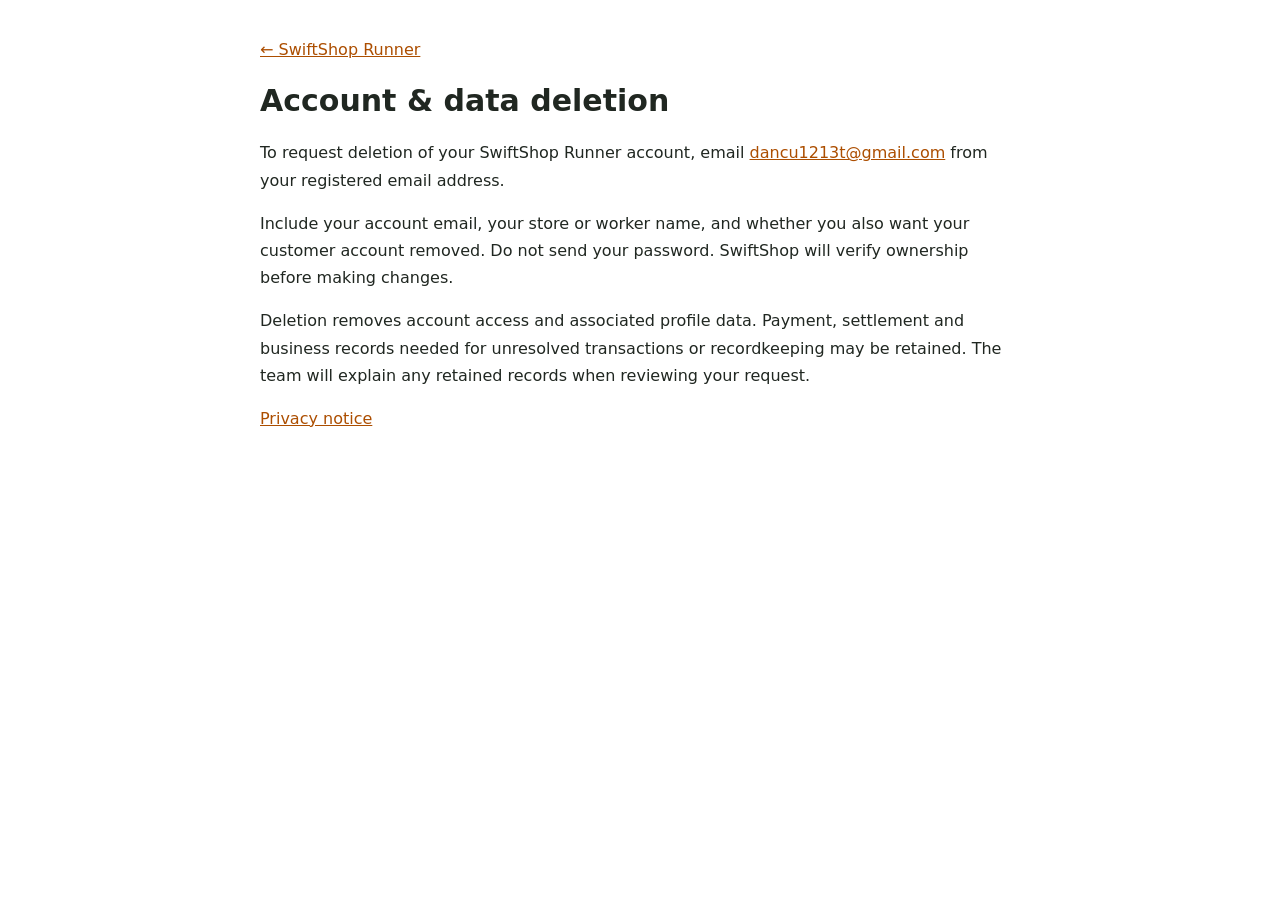
<file: delete-account.html>
<!doctype html><html lang="en"><meta charset="utf-8"><meta name="viewport" content="width=device-width,initial-scale=1"><title>SwiftShop Runner · Account deletion</title><style>body{max-width:760px;margin:0 auto;padding:36px 22px;font:16px/1.7 system-ui;color:#202721;background:#fff}h1{font-size:30px;line-height:1.2}h2{font-size:20px;margin-top:28px}a{color:#ac4e00}small{color:#687167}</style><a href="./">← SwiftShop Runner</a><h1>Account & data deletion</h1><p>To request deletion of your SwiftShop Runner account, email <a href="mailto:dancu1213t@gmail.com?subject=SwiftShop%20Runner%20account%20deletion">dancu1213t@gmail.com</a> from your registered email address.</p><p>Include your account email, your store or worker name, and whether you also want your customer account removed. Do not send your password. SwiftShop will verify ownership before making changes.</p><p>Deletion removes account access and associated profile data. Payment, settlement and business records needed for unresolved transactions or recordkeeping may be retained. The team will explain any retained records when reviewing your request.</p><p><a href="privacy.html">Privacy notice</a></p></html>
</file>
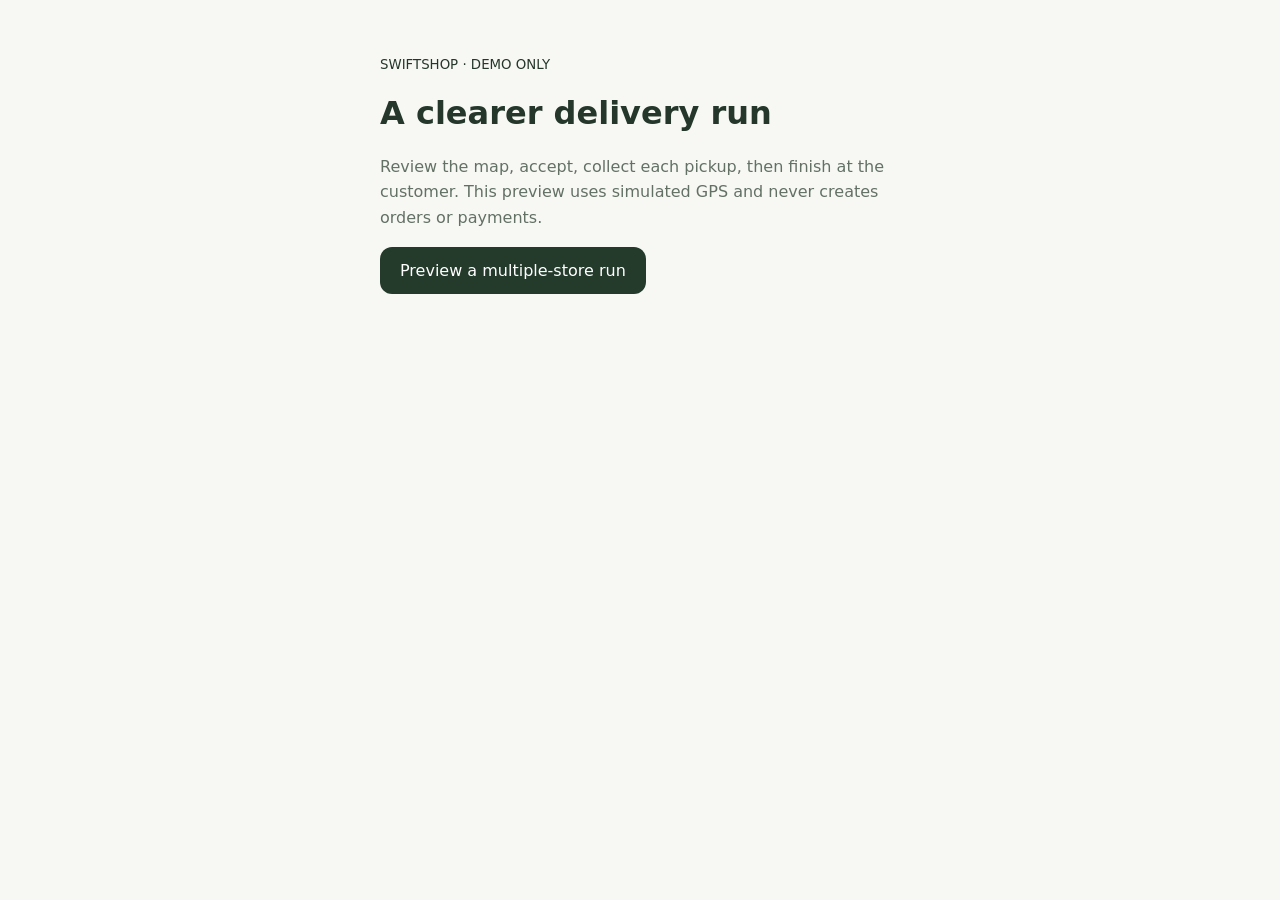
<file: delivery-navigation-preview.html>
<!doctype html><html lang="en"><head><meta charset="utf-8"><meta name="viewport" content="width=device-width,initial-scale=1,viewport-fit=cover"><title>SwiftShop · Delivery preview</title><link rel="stylesheet" href="run-navigation.css?v=precise20261025c"><style>body{font:16px system-ui;background:#f7f8f4;color:#24372a;padding:24px;margin:0}main{max-width:520px;margin:30px auto}button{padding:14px 20px;background:#243b2c;color:white;border:0;border-radius:12px;font:inherit;cursor:pointer}p{line-height:1.6;color:#637165}</style></head><body><main><small>SWIFTSHOP · DEMO ONLY</small><h1>A clearer delivery run</h1><p>Review the map, accept, collect each pickup, then finish at the customer. This preview uses simulated GPS and never creates orders or payments.</p><button id="demoOpen">Preview a multiple-store run</button></main><script>
const currentUser={id:'demo-runner'},currentProfile={role:'runner',dispatch_active:true},declinedRunIds=new Set();let allOrders=[];const seed=()=>({order_id:'DEMO-ONLY',customer_name:'Demo customer',status:'Ready',assigned_runner_id:null,run_kind:'multiple_pickups',runner_pay:8,swift_tip_cents:200,next_stop:0,customer_total:26,order_type:'Brew: 2 drinks\nAroma: 1 sandwich',payment_method:'Cash',run_stops:[{label:'Brew & Browse',location:'18.095301,-88.563952'},{label:'Aroma',location:'18.081252,-88.566883'},{label:'Customer drop-off',location:'18.079295,-88.564246'}]});
const isOpen=o=>!o.assigned_runner_id&&o.status==='Ready',parseRun=o=>({items:o.order_type.split('\n')}),orderTotalLabel=o=>'BZ$'+o.customer_total.toFixed(2),routeLocation=s=>{const p=s.split(',').map(Number);return {lat:p[0],lng:p[1]};};function renderOrders(){}function stopLoudAlarm(){}function switchTab(){}function saveDemo(){try{const o=allOrders[0];sessionStorage.setItem('swiftshop:delivery-demo-state',JSON.stringify(o?{status:o.status,next_stop:o.next_stop,assigned_runner_id:o.assigned_runner_id,demo_position:demoPosition}:null));}catch{}}async function fetchOrders(){saveDemo();renderOrders();}async function updateOrderStatus(id,status){allOrders=[{...allOrders[0],status}];saveDemo();}const supabaseClient={async rpc(name,args){const o={...allOrders[0]};if(name==='claim_run'){o.status='Claimed';o.assigned_runner_id=currentUser.id;}else if(name==='swift_runner_collect_stop'){o.next_stop++;o.status='On the Way';}else if(name==='set_run_status')o.status=args.p_status;else if(name==='decline_run')o.status='Cancelled';allOrders=[o];saveDemo();return {data:o};}};
let mapsPromise;function loadGoogleMaps(){if(window.google?.maps?.importLibrary)return Promise.resolve();return mapsPromise||=new Promise((resolve,reject)=>{window.demoMapsReady=resolve;const s=document.createElement('script');s.src='https://maps.googleapis.com/maps/api/js?key=AIzaSyBpkP-1hNTsxKVNmPhPP_J-SawsNZi3TIQ&loading=async&v=weekly&callback=demoMapsReady';s.onerror=()=>reject(Error('Maps unavailable'));document.head.append(s);});}const resolveDirectionsLink=async()=>({origin:'18.095301,-88.563952',destination:'18.079295,-88.564246',waypoints:[]});let demoPosition={lat:18.0895,lng:-88.565},demoWatchId=0;const demoWatches=new Map();Object.defineProperty(navigator,'geolocation',{value:{watchPosition(success){const id=++demoWatchId,state={active:true,path:[],segment:0,timer:null};demoWatches.set(id,state);const emit=()=>{saveDemo();success({timestamp:Date.now(),coords:{latitude:demoPosition.lat,longitude:demoPosition.lng,accuracy:8,heading:0}});};setTimeout(()=>{if(state.active)emit();},50);(async()=>{try{await loadGoogleMaps();const {Route}=await google.maps.importLibrary('routes');const stop=allOrders[0].run_stops[allOrders[0].next_stop||0];const {routes}=await Route.computeRoutes({origin:demoPosition,destination:routeLocation(stop.location),travelMode:'DRIVING',fields:['path']});if(!state.active)return;state.path=routes[0].path.map(p=>({lat:typeof p.lat==='function'?p.lat():p.lat,lng:typeof p.lng==='function'?p.lng():p.lng}));}catch{}})();state.timer=setInterval(()=>{if(!state.active)return;if(state.path.length>1){let budget=12;while(budget>0&&state.segment<state.path.length-1){const b=state.path[state.segment+1],dy=(b.lat-demoPosition.lat)*111320,dx=(b.lng-demoPosition.lng)*111320*Math.cos(demoPosition.lat*Math.PI/180),d=Math.hypot(dx,dy);if(d<=budget){demoPosition={...b};budget-=d;state.segment++;}else{const t=budget/d;demoPosition={lat:demoPosition.lat+(b.lat-demoPosition.lat)*t,lng:demoPosition.lng+(b.lng-demoPosition.lng)*t};budget=0;}}}emit();},1500);return id;},clearWatch(id){const s=demoWatches.get(id);if(s){s.active=false;clearInterval(s.timer);demoWatches.delete(id);}}}});
</script><script src="run-route-progress.js?v=app-ui20261024d"></script><script src="run-navigation.js?v=precise20261025b"></script><script>document.getElementById('demoOpen').onclick=()=>{allOrders=[seed()];saveDemo();SwiftRunNavigation.open('DEMO-ONLY',true);};try{const d=JSON.parse(sessionStorage.getItem('swiftshop:delivery-demo-state')||'null');if(d&&['Ready','Claimed','On the Way'].includes(d.status)&&Number.isInteger(d.next_stop)&&d.next_stop>=0&&d.next_stop<3){if(d.demo_position&&Number.isFinite(d.demo_position.lat)&&Number.isFinite(d.demo_position.lng)&&Math.abs(d.demo_position.lat)<=90&&Math.abs(d.demo_position.lng)<=180)demoPosition=d.demo_position;allOrders=[{...seed(),status:d.status,next_stop:d.next_stop,assigned_runner_id:d.assigned_runner_id==='demo-runner'?'demo-runner':null}];fetchOrders();}}catch{}</script></body></html>
</file>
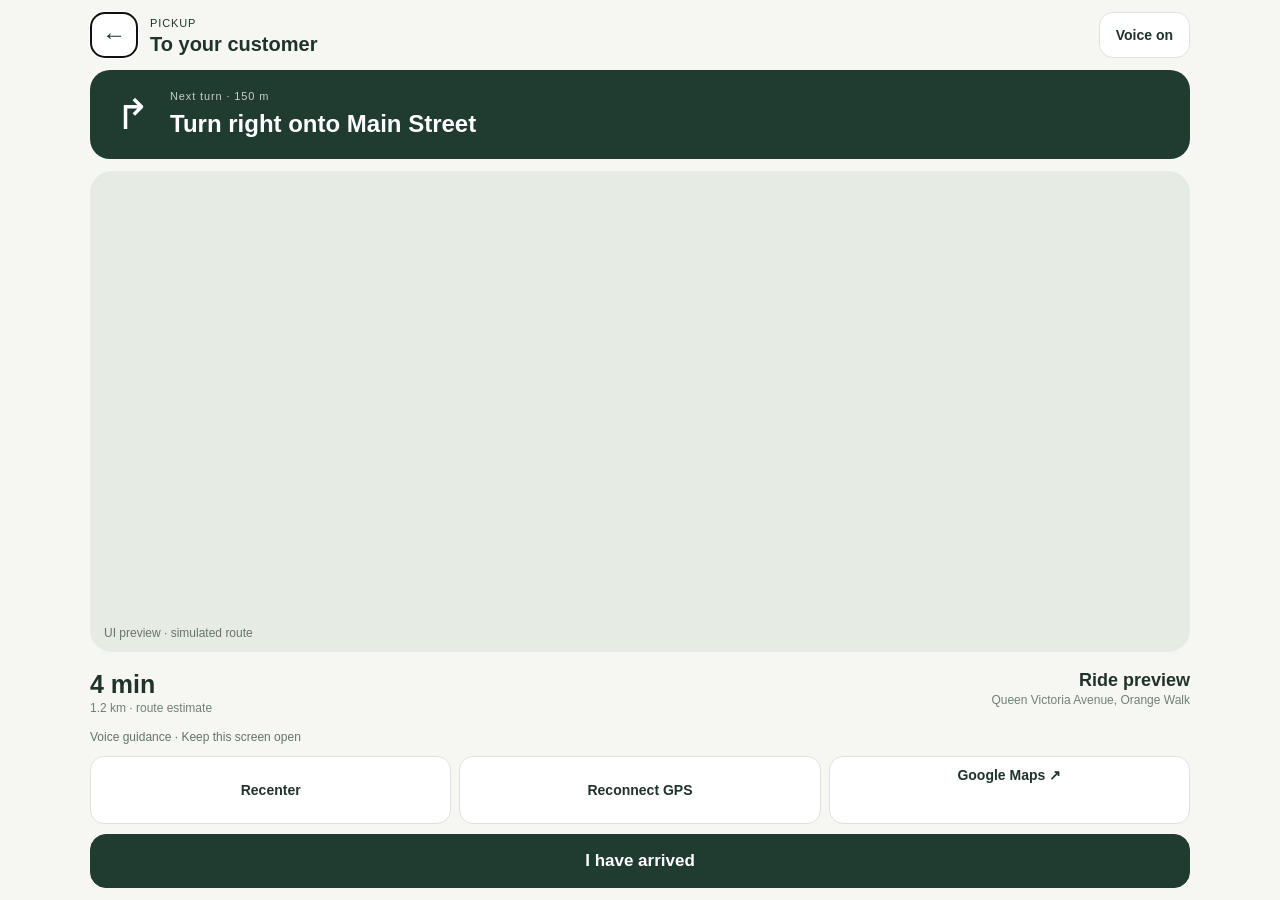
<file: driver-navigation-preview.html>
<!doctype html><meta charset="utf-8"><meta name="viewport" content="width=device-width,initial-scale=1"><title>SwiftRide navigation preview</title><style>body{margin:0;font-family:Arial,sans-serif}button{font:inherit}#driverNavigationMap{background:linear-gradient(28deg,transparent 48%,#fff 49%,#fff 52%,transparent 53%),linear-gradient(95deg,transparent 48%,#fff 49%,#fff 52%,transparent 53%),#e6ebe3;background-size:180px 240px,250px 300px,auto;position:relative}#driverNavigationMap:after{content:'UI preview · simulated route';position:absolute;bottom:12px;left:14px;color:#68756a;font-size:12px}</style><link rel="stylesheet" href="./driver-navigation.css"><script>let gps;const speechSynthesis={cancel(){},speak(){}};async function loadGoogleMaps(){};const google={maps:{importLibrary:async n=>n==='routes'?{Route:{computeRoutes:async()=>({routes:[{path:[{lat:18.077,lng:-88.568},{lat:18.078,lng:-88.567}],distanceMeters:1200,durationMillis:240000,legs:[{steps:[{startLocation:{lat:18.077,lng:-88.568},endLocation:{lat:18.078,lng:-88.567},instructions:'Continue on Queen Victoria Avenue',maneuver:'STRAIGHT'},{startLocation:{lat:18.078,lng:-88.567},endLocation:{lat:18.08,lng:-88.56},instructions:'Turn right onto Main Street',maneuver:'TURN_RIGHT'}]}],createPolylines:()=>[{setMap(){}}]}]})}}:{Map:class{constructor(){}addListener(){}panTo(){}setCenter(){}},AdvancedMarkerElement:class{constructor(){}}}}};Object.defineProperty(navigator,'geolocation',{value:{watchPosition(f){gps=f;setTimeout(()=>f({timestamp:Date.now(),coords:{latitude:18.077,longitude:-88.568,accuracy:10}}),80);return 1;},clearWatch(){}}});const fixture={id:'preview',driver_id:'test',status:'accepted',customer_name:'Ride preview',pickup_label:'Queen Victoria Avenue, Orange Walk',dropoff_label:'Trial Farm, Orange Walk',pickup_lat:18.08,pickup_lng:-88.56,dropoff_lat:18.095,dropoff_lng:-88.564};window.SwiftDriverRideBridge={async action(id,status){fixture.status=status;await SwiftDriverNavigation.open(fixture);},finish(){alert('Preview only: existing payment and completion flow opens here.');}};</script><body><script src="./driver-navigation.js"></script><script>SwiftDriverNavigation.open(fixture);</script>
</file>
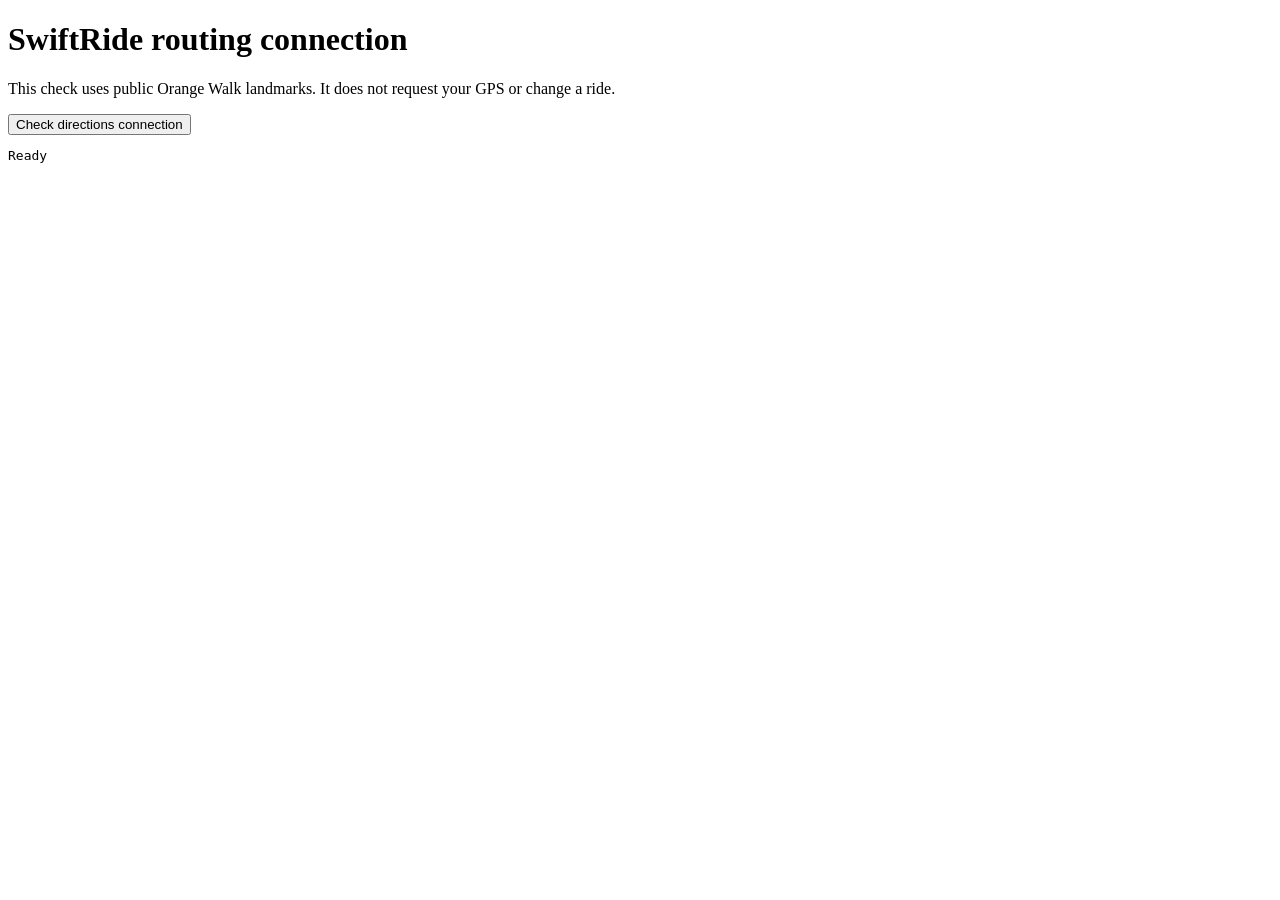
<file: navigation-route-check.html>
<!doctype html><html><head><meta charset="utf-8"><title>SwiftRide routing check</title></head><body><h1>SwiftRide routing connection</h1><p>This check uses public Orange Walk landmarks. It does not request your GPS or change a ride.</p><button id="check">Check directions connection</button><pre id="result">Ready</pre><script>
document.getElementById('check').onclick=async()=>{const out=document.getElementById('result');out.textContent='Checking Google road directions…';try{if(!window.google?.maps?.importLibrary)await new Promise((resolve,reject)=>{window.mapsCheckReady=resolve;const s=document.createElement('script');s.src='https://maps.googleapis.com/maps/api/js?'+new URLSearchParams({key:"AIzaSyBpkP-1hNTsxKVNmPhPP_J-SawsNZi3TIQ",loading:'async',v:'weekly',callback:'mapsCheckReady'});s.onerror=()=>reject(Error('Map script failed'));document.head.append(s);});const {Route}=await google.maps.importLibrary('routes');const {routes}=await Route.computeRoutes({origin:{lat:18.081093,lng:-88.559710},destination:{lat:18.077433,lng:-88.563830},travelMode:'DRIVING',language:'en',fields:['path','legs','distanceMeters','durationMillis']});out.textContent=JSON.stringify({routes:routes?.length,steps:routes?.[0]?.legs?.[0]?.steps?.length,metres:routes?.[0]?.distanceMeters},null,2);}catch(e){out.textContent=String(e.message).replace(/key=[^&\s]+/g,'key=[hidden]');}};
</script></body></html>
</file>
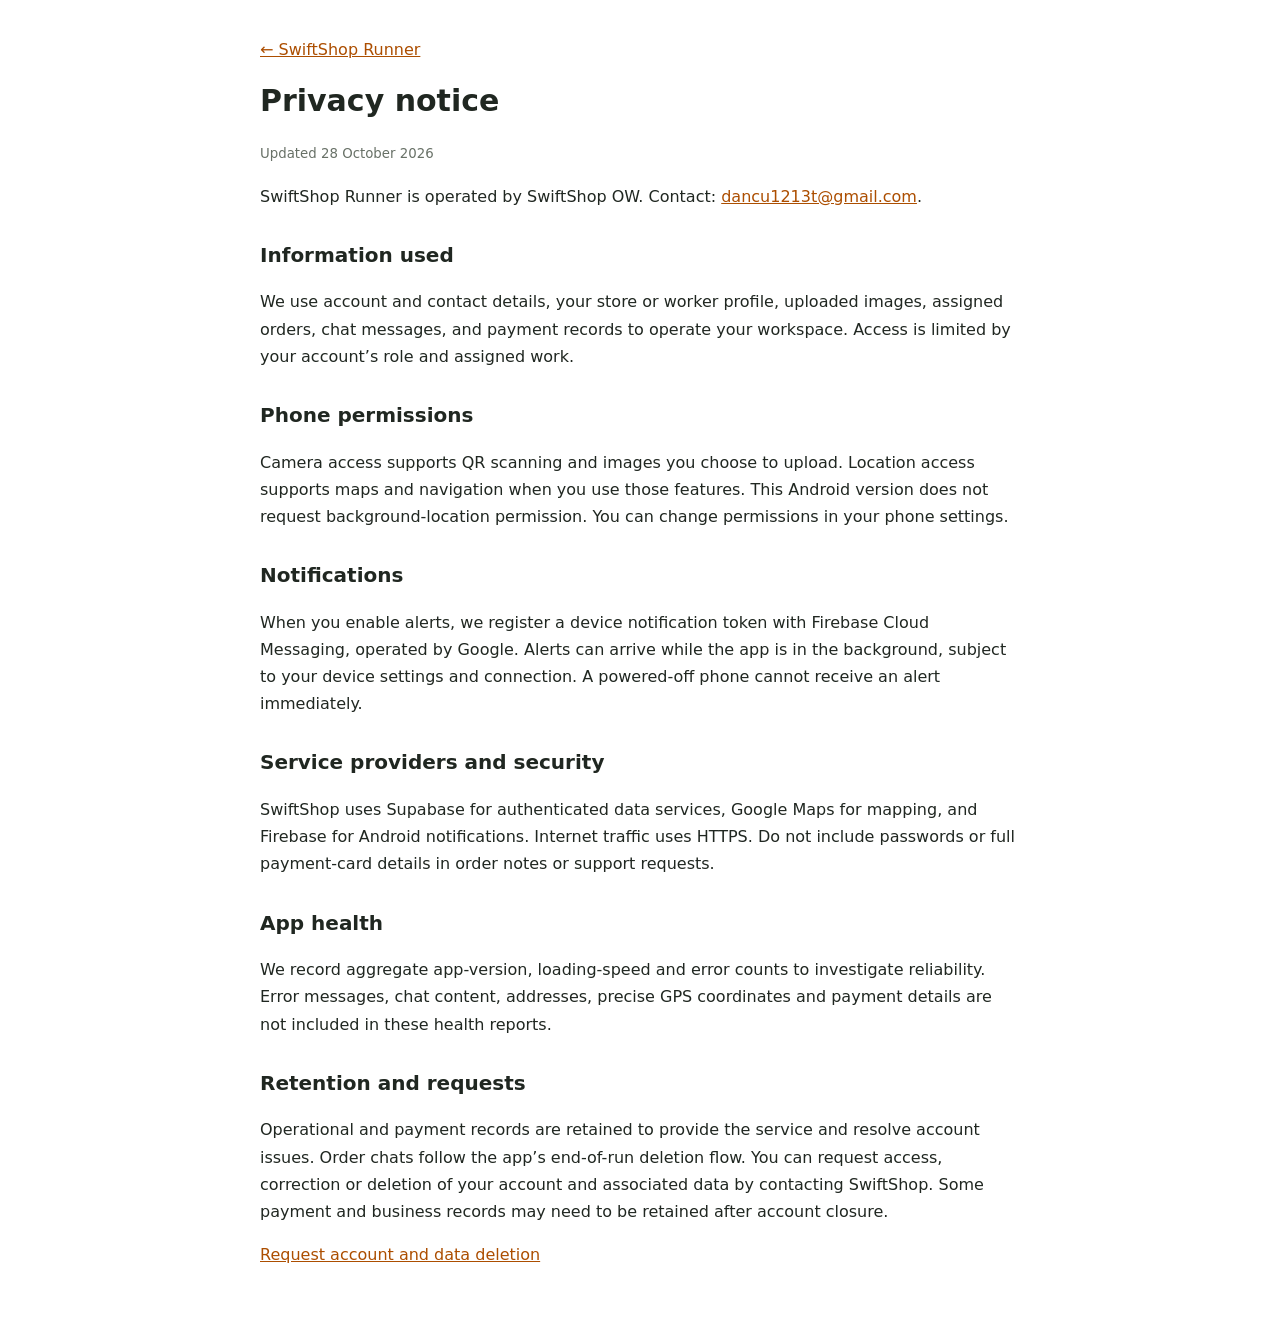
<file: privacy.html>
<!doctype html><html lang="en"><meta charset="utf-8"><meta name="viewport" content="width=device-width,initial-scale=1"><title>SwiftShop Runner · Privacy</title><style>body{max-width:760px;margin:0 auto;padding:36px 22px;font:16px/1.7 system-ui;color:#202721;background:#fff}h1{font-size:30px;line-height:1.2}h2{font-size:20px;margin-top:28px}a{color:#ac4e00}small{color:#687167}</style><a href="./">← SwiftShop Runner</a><h1>Privacy notice</h1><small>Updated 28 October 2026</small><p>SwiftShop Runner is operated by SwiftShop OW. Contact: <a href="mailto:dancu1213t@gmail.com">dancu1213t@gmail.com</a>.</p><h2>Information used</h2><p>We use account and contact details, your store or worker profile, uploaded images, assigned orders, chat messages, and payment records to operate your workspace. Access is limited by your account’s role and assigned work.</p><h2>Phone permissions</h2><p>Camera access supports QR scanning and images you choose to upload. Location access supports maps and navigation when you use those features. This Android version does not request background-location permission. You can change permissions in your phone settings.</p><h2>Notifications</h2><p>When you enable alerts, we register a device notification token with Firebase Cloud Messaging, operated by Google. Alerts can arrive while the app is in the background, subject to your device settings and connection. A powered-off phone cannot receive an alert immediately.</p><h2>Service providers and security</h2><p>SwiftShop uses Supabase for authenticated data services, Google Maps for mapping, and Firebase for Android notifications. Internet traffic uses HTTPS. Do not include passwords or full payment-card details in order notes or support requests.</p><h2>App health</h2><p>We record aggregate app-version, loading-speed and error counts to investigate reliability. Error messages, chat content, addresses, precise GPS coordinates and payment details are not included in these health reports.</p><h2>Retention and requests</h2><p>Operational and payment records are retained to provide the service and resolve account issues. Order chats follow the app’s end-of-run deletion flow. You can request access, correction or deletion of your account and associated data by contacting SwiftShop. Some payment and business records may need to be retained after account closure.</p><p><a href="delete-account.html">Request account and data deletion</a></p></html>
</file>
<file: run-navigation.css>
.dispatch-route-editor{grid-column:1/-1;border:1px solid #dce3db;border-radius:16px;padding:18px;background:#fff;color:#24352c;margin:10px 0}.dispatch-route-editor h3{font-size:18px;font-weight:700;margin-bottom:14px}.dispatch-route-grid{display:grid;grid-template-columns:1fr 1fr;gap:12px}.dispatch-route-editor label{display:block;font-size:12px;font-weight:700}.dispatch-route-editor input,.dispatch-route-editor select{display:block;width:100%;box-sizing:border-box;font-size:16px;padding:12px;border:1px solid #dce3db;background:#fff;border-radius:10px;margin-top:6px}.dispatch-route-editor p{font-size:12px;line-height:1.6;color:#627067;margin:12px 0}.dispatch-route-editor button{padding:10px 13px;border:1px solid #dce3db;border-radius:9px;min-height:44px;font-size:13px;background:#f7f8f5;color:#203c2d}.dispatch-stop-row{display:grid;grid-template-columns:1fr 2fr auto auto auto;align-items:center;gap:6px;margin:8px 0}.dispatch-route-editor ol{font-size:13px;line-height:1.6;overflow-wrap:anywhere}.swift-tip-label{font-size:12px;color:#48654f;margin-top:8px}
#runNavigation{position:fixed;inset:0;margin:auto;width:min(600px,100%);height:100dvh;max-height:100dvh;max-width:100%;border:0;padding:0;border-radius:0;background:#f6f7f3;color:#202f25;overflow:hidden;box-sizing:border-box}#runNavigation[open]{display:flex;flex-direction:column}#runNavigation::backdrop{background:#12231ecc}#runNavigation header{display:flex;align-items:center;gap:12px;background:white;padding:calc(env(safe-area-inset-top,0px) + 18px) 18px 14px;flex:none}#runNavigation header button{border:1px solid #e1e5de;border-radius:50%;width:44px;height:44px;flex:none;background:#fff;color:#24352b;font-size:20px}#runNavigation h2{font-size:20px;font-weight:750;letter-spacing:-.5px;margin:2px 0}#runNavigation small{font-size:11px;font-weight:700;letter-spacing:1px;color:#a45618}#runNavigationMap{min-height:150px;flex:1;background:#e9eee5;position:relative}#runNavigation .rn-sheet{flex:0 1 auto;max-height:48%;overflow:auto;overscroll-behavior:contain;padding:18px 20px calc(env(safe-area-inset-bottom,0px) + 18px);background:white;border-radius:22px 22px 0 0;z-index:1;box-shadow:0 -4px 20px #2035290b}#runNavigation .rn-meta{display:flex;justify-content:space-between;gap:16px;align-items:start}#runNavigation .rn-pay{font-size:30px;font-weight:800;letter-spacing:-1px;white-space:nowrap}#runNavigation p{font-size:13px;line-height:1.55;margin:5px 0;color:#647166}#runNavigation #rnTarget{font-size:17px;font-weight:700;color:#24362a;margin-top:12px}#runNavigation .rn-tools{display:flex;gap:8px;flex-wrap:wrap;margin:12px 0}#runNavigation button,#runNavigation a{font:inherit;cursor:pointer}#runNavigation .rn-tools button,#runNavigation .rn-tools a{background:#f5f7f2;border:1px solid #e0e6dc;padding:10px 12px;border-radius:10px;font-size:12px;min-height:42px;color:#324b39;text-decoration:none}#runNavigation .rn-actions{display:flex;gap:10px;margin-top:14px}#runNavigation .rn-actions button{flex:1;min-height:50px;border-radius:12px;background:#203a2a;color:white;border:0;padding:12px;font-weight:700}#runNavigation .rn-actions button:first-child:not(:last-child){flex:0 0 32%;background:white;border:1px solid #dce2d8;color:#455346}#runNavigation button:disabled{opacity:.45;cursor:wait}#runNavigation details{font-size:13px;padding:8px 0}#runNavigation summary{font-weight:600;cursor:pointer}#runNavigation ol{list-style:decimal;padding-left:20px;line-height:1.7;margin:8px 0}#runNavigation li.current{font-weight:700;color:#b45613}#runNavigation li.done{color:#879187;text-decoration:line-through}#runNavigation #rnBrief{white-space:pre-wrap;overflow-wrap:anywhere}#runNavigation #rnStatus{font-size:12px;min-height:18px;color:#8a552b}#runNavigation :focus-visible{outline:2px solid #ef842d;outline-offset:3px}@media(max-width:500px){.dispatch-route-grid{grid-template-columns:1fr}.dispatch-stop-row{grid-template-columns:1fr 1fr auto}.dispatch-stop-row input{grid-column:1/-1}#runNavigation .rn-sheet{max-height:52%}}@media(max-height:600px){#runNavigation header{padding-top:12px}#runNavigation .rn-sheet{max-height:60%}#runNavigationMap{min-height:100px}}
/* SwiftShop delivery: map first, compact dock, explicit touch controls. */
#runNavigation{font:14px/1.45 -apple-system,BlinkMacSystemFont,"Segoe UI",Arial,sans-serif!important;background:#fff!important;isolation:isolate}
#runNavigation *{box-sizing:border-box}
#runNavigation button,#runNavigation a,#runNavigation summary{font-family:inherit!important;-webkit-tap-highlight-color:transparent;touch-action:manipulation}
#runNavigation header{position:absolute;z-index:5;top:0;left:0;right:0;pointer-events:none;background:transparent;padding:calc(env(safe-area-inset-top,0px) + 16px) 16px 0;gap:10px}
#runNavigation header>div{background:#fff;border-radius:14px;padding:9px 14px;box-shadow:0 2px 12px #15251c14;min-width:0}
#runNavigation header button{pointer-events:auto;width:44px;height:44px;border:0;background:#fff!important;color:#202a24!important;box-shadow:0 2px 12px #15251c14;font-size:22px!important;display:grid;place-items:center;padding:0}
#runNavigation header small{font-size:9px;letter-spacing:1.2px;font-weight:800;color:#a65c21}
#runNavigation h2{font-size:16px;letter-spacing:-.3px;line-height:1.2;margin:2px 0;font-weight:750}
#runNavigation .rn-map-stage{position:relative;flex:1 1 52%;min-height:190px;background:#e9eee8}
#runNavigationMap{position:absolute;inset:0;min-height:0;height:100%;width:100%}
#runNavigation .rn-map-modes{position:absolute;z-index:4;bottom:18px;left:16px;display:flex;gap:3px;padding:4px;background:#fff;box-shadow:0 2px 12px #17271c22;border-radius:30px}
#runNavigation .rn-map-modes button{border:0!important;min-height:36px;padding:8px 15px;border-radius:24px;font-size:12px;font-weight:700;color:#687269;background:#fff}
#runNavigation .rn-map-modes button[aria-pressed=true]{background:#202a24;color:#fff}
#runNavigation .rn-map-modes button:disabled{opacity:.4;cursor:default}
#runNavigation .rn-map-controls{position:absolute;right:16px;bottom:18px;display:grid;gap:7px;z-index:4}
#runNavigation .rn-map-controls button{display:grid;place-items:center;width:42px;height:42px;border:0;border-radius:13px;background:#fff;color:#202a24;box-shadow:0 2px 12px #17271c22;font-size:24px;font-weight:600;padding:0}
#runNavigation .rn-turn{position:absolute;top:calc(env(safe-area-inset-top,0px) + 83px);left:16px;right:16px;display:none;align-items:center;gap:12px;border-radius:16px;padding:12px 14px;background:#20382a;box-shadow:0 3px 18px #14221b22;color:white;z-index:4}
#runNavigation.rn-following .rn-turn{display:flex}
#runNavigation #rnTurn{font-size:32px;line-height:1;flex:none}
#runNavigation .rn-turn>div{min-width:0;flex:1}
#runNavigation .rn-turn small{font-size:9px;text-transform:uppercase;letter-spacing:.8px;color:#bdcdbf}
#runNavigation #rnInstruction{color:white;font-size:15px;font-weight:650;line-height:1.25;margin:2px 0;display:-webkit-box;-webkit-line-clamp:2;-webkit-box-orient:vertical;overflow:hidden}
#runNavigation #rnVoice{border:1px solid #ffffff40;background:#ffffff10;color:#fff;padding:8px;border-radius:10px;min-height:36px;font-size:10px;font-weight:650;flex:0 0 62px}
#runNavigation .rn-sheet{position:relative;flex:0 1 auto;max-height:51%;min-height:0;display:flex;flex-direction:column;border-radius:24px 24px 0 0;margin-top:-8px;padding:20px 22px calc(env(safe-area-inset-bottom,0px) + 16px);overflow:auto;background:#fff;box-shadow:0 -5px 26px #1c302014;z-index:6;scrollbar-width:thin}
#runNavigation .rn-sheet:before{content:'';width:34px;height:4px;background:#d9ded8;border-radius:4px;position:absolute;top:8px;left:calc(50% - 17px)}
#runNavigation .rn-meta{display:grid;grid-template-columns:minmax(0,1fr) auto;gap:16px;align-items:center;margin:2px 0 10px}
#runNavigation #rnCustomer{font-size:14px;font-weight:650;color:#243027}
#runNavigation #rnKind{font-size:11px;margin:2px 0;color:#727b72}
#runNavigation #rnEta{font-size:12px;font-weight:650;color:#2f523b;margin:3px 0 0}
#runNavigation .rn-pay{font-size:30px;line-height:1.1;letter-spacing:-1.2px;font-weight:800;text-align:right;color:#17241c}
#runNavigation #rnTip{font-size:10px;line-height:1.3;text-align:right;max-width:160px;margin-top:5px;color:#81877f}
#runNavigation #rnTarget{font-size:16px;font-weight:750;line-height:1.3;margin:0 0 4px;letter-spacing:-.3px}
#runNavigation #rnStatus{font-size:10px;color:#7b847a;min-height:15px;margin:0 0 9px}
#runNavigation .rn-tools{display:flex;gap:7px;flex-wrap:nowrap;margin:0 0 10px}
#runNavigation .rn-tools a,#runNavigation .rn-tools button{display:flex;align-items:center;justify-content:center;gap:5px;font-size:11px;min-height:37px;padding:8px 12px;font-weight:650;background:#f5f7f3;border:1px solid #e9ede5;border-radius:11px;color:#344637;text-decoration:none;flex:1;white-space:nowrap}
#runNavigation .rn-tools [hidden],#runNavigation [hidden]{display:none!important}
#runNavigation #rnGPS{max-width:none;width:100%}
#runNavigation details{padding:0;border-top:1px solid #ecefe8;border-bottom:1px solid #ecefe8;font-size:12px;flex-shrink:0}
#runNavigation summary{font-size:12px;min-height:38px;display:flex;align-items:center;justify-content:space-between;font-weight:650;list-style:none;color:#5f6d60;cursor:pointer}
#runNavigation summary::-webkit-details-marker{display:none}
#runNavigation details[open] summary span{transform:rotate(180deg)}
#runNavigation ol{list-style:none;counter-reset:stop;display:grid;gap:12px;padding:8px 0 14px;margin:0}
#runNavigation li{counter-increment:stop;display:flex;align-items:center;gap:10px;font-size:13px;line-height:1.4;color:#344036}
#runNavigation li:before{content:counter(stop);display:grid;place-items:center;width:25px;height:25px;flex:0 0 25px;border-radius:50%;background:#eef1eb;color:#556950;font-size:11px;font-weight:750}
#runNavigation li.current{color:#202d23;font-weight:750}
#runNavigation li.current:before{background:#ff7a20;color:#fff}
#runNavigation li.done{text-decoration:none;color:#9ba297}
#runNavigation li.done:before{content:'✓';background:#edf3e9;color:#64815a}
#runNavigation #rnBrief{font-size:12px;line-height:1.7;color:#586655;padding:12px;background:#f6f8f3;border-radius:10px;margin:0 0 8px;white-space:pre-line}
#runNavigation #rnTotal,#runNavigation #rnNotes{font-size:11px;line-height:1.5;color:#6e7868;margin:5px 0 12px}
#runNavigation .rn-actions{position:sticky;bottom:calc(-1 * env(safe-area-inset-bottom,0px));display:flex;gap:10px;padding-top:12px;margin:0;background:#fff;flex-shrink:0}
#runNavigation .rn-actions button{border-radius:14px;min-height:49px;font-size:14px;line-height:1.2;font-weight:750;letter-spacing:-.1px;background:#ff7823;color:white;border:0;box-shadow:none;padding:13px 12px}
#runNavigation .rn-actions #rnDecline{flex:0 0 28%;color:#55614f;background:#f3f5ef;border:0}
#runNavigation.rn-expanded .rn-sheet{max-height:74%}
#runNavigation .rn-motorcycle{width:45px;height:45px;background:#fff;border:3px solid #2877ed;border-radius:50%;box-shadow:0 2px 8px #1d376b55;position:relative;display:grid;place-items:center}
#runNavigation .rn-motorcycle svg{width:34px;height:34px;fill:none;stroke:#24372b;stroke-width:2.2;stroke-linecap:round;stroke-linejoin:round}
#runNavigation .rn-motorcycle i{position:absolute;inset:-12px;transform:rotate(var(--bearing,0deg));pointer-events:none}
#runNavigation .rn-motorcycle i:before{content:'';position:absolute;top:0;left:calc(50% - 5px);border-left:5px solid transparent;border-right:5px solid transparent;border-bottom:8px solid #2877ed}
@media(min-width:700px){#runNavigation{border-radius:22px;height:calc(100dvh - 32px);max-height:1000px;max-width:500px}#runNavigation header{padding-top:16px}.rn-turn{top:83px!important}}
@media(max-height:650px){#runNavigation .rn-map-stage{min-height:150px}#runNavigation .rn-sheet{padding:16px 16px 12px;max-height:58%}#runNavigation .rn-meta{margin-bottom:7px}#runNavigation .rn-pay{font-size:26px}#runNavigation .rn-tools{margin-bottom:5px}#runNavigation .rn-actions button{min-height:44px;padding:11px}#runNavigation.rn-following .rn-turn{top:70px;padding:8px 10px}#runNavigation .rn-turn small{display:none}#runNavigation .rn-map-controls{bottom:12px;right:12px}#runNavigation .rn-map-modes{bottom:12px;left:12px}}


#runNavigation .rn-sheet{margin-top:0}#runNavigation .rn-map-modes,#runNavigation .rn-map-controls{bottom:36px}#runNavigation.rn-expanded .rn-map-modes,#runNavigation.rn-expanded .rn-map-controls,#runNavigation.rn-expanded .rn-turn{display:none}

@media(max-height:650px){#runNavigation.rn-following header>div{display:none}#runNavigation.rn-following .rn-turn{top:calc(env(safe-area-inset-top,0px) + 16px);left:70px;right:16px}#runNavigation.rn-following .rn-map-controls{display:flex;gap:6px}}

/* Keep the delivery dock touch friendly without changing its actions. */
#runNavigation{overscroll-behavior:none}
#runNavigation .rn-sheet{overscroll-behavior:contain;scrollbar-width:thin;padding-bottom:max(18px,env(safe-area-inset-bottom))}
#runNavigation .rn-tools{display:grid;grid-template-columns:repeat(2,minmax(0,1fr));gap:8px}
#runNavigation .rn-tools button,#runNavigation .rn-tools a{box-sizing:border-box;display:flex;align-items:center;justify-content:center;min-height:44px;padding:10px 12px;border:1px solid #e4e7e5;border-radius:12px;background:#f6f7f6;color:#25332b;font-family:inherit;font-weight:600;font-size:13px;line-height:1.2;text-decoration:none;box-shadow:none;touch-action:manipulation}
#runNavigation .rn-actions{display:flex;gap:10px;padding-top:12px}
#runNavigation .rn-actions button{min-height:50px;border-radius:14px;font-size:16px;font-weight:700;box-shadow:none;touch-action:manipulation}
#runNavigation #rnDecline{flex:0 0 30%;background:#fff;color:#465148;border:1px solid #dfe4df}
#runNavigation #rnAction{flex:1;background:#f56b16;color:#fff;border:1px solid #f56b16}
#runNavigation .rn-tools :focus-visible,#runNavigation .rn-actions :focus-visible{outline:3px solid #9bc6ff;outline-offset:2px}
#runNavigation .rn-tools :active,#runNavigation .rn-actions button:active{transform:scale(.98)}
#runNavigation .rn-actions button:disabled{opacity:.55;transform:none}

/* Navigation refresh: neutral controls, clear primary action and touch spacing. */
#runNavigation{color:#1d2922;background:#fff}
#runNavigation .rn-sheet{padding:22px 22px max(18px,env(safe-area-inset-bottom));border-top:1px solid #edf0eb;box-shadow:0 -5px 18px #17231d08}
#runNavigation .rn-meta{gap:18px;margin-bottom:12px}
#runNavigation #rnCustomer{font-size:15px;line-height:1.35;letter-spacing:-.2px;color:#25352b}
#runNavigation #rnKind{font-size:11px;color:#8a958c;margin:4px 0 7px}
#runNavigation #rnEta{font-size:12px;font-weight:650;color:#536c5b;line-height:1.4}
#runNavigation .rn-pay{font-size:30px;font-weight:800;letter-spacing:-1.2px;color:#17271e}
#runNavigation #rnTip{color:#8a958c;font-size:10px;line-height:1.4;max-width:140px;margin-top:5px}
#runNavigation #rnTarget{font-size:16px;line-height:1.4;font-weight:700;margin:0 0 5px;letter-spacing:-.3px;color:#27392d}
#runNavigation #rnStatus{color:#7d8c81;font-size:11px;line-height:1.45;margin:0 0 6px;min-height:16px}
#runNavigation #rnPinNotice{font-size:11px;line-height:1.5;color:#85745e;margin:0 0 15px;padding:0;overflow-wrap:anywhere}
#runNavigation .rn-tools{gap:10px;margin:0 0 16px}
#runNavigation .rn-tools button,#runNavigation .rn-tools a{min-height:46px;padding:12px 10px;background:#f7f9f6;color:#49604f;border:1px solid #e8ede5;border-radius:11px;font-size:12px;font-weight:650;line-height:1.3}
#runNavigation .rn-tools button:hover,#runNavigation .rn-tools a:hover{background:#eff4ec;border-color:#d6e0d1}
#runNavigation details{border-top:1px solid #edf1e9;border-bottom:1px solid #edf1e9;padding:0;margin-bottom:4px}
#runNavigation summary{padding:14px 1px;min-height:46px;font-size:12px;font-weight:650;color:#70816f}
#runNavigation .rn-actions{gap:12px;padding:14px 0 0;background:#fff}
#runNavigation .rn-actions #rnAction{min-height:52px;background:#1e3025;color:#fff;border:1px solid #1e3025;border-radius:12px;font-size:15px;font-weight:700;box-shadow:none}
#runNavigation .rn-actions #rnDecline{min-height:52px;background:#fff;color:#986157;border:1px solid #eaddd7;border-radius:12px;font-size:13px;font-weight:650}
#runNavigation .rn-actions #rnAction:hover{background:#304b39}
#runNavigation .rn-map-modes{padding:4px;background:#fff;border:1px solid #edf0e8;border-radius:30px;gap:4px;box-shadow:0 3px 12px #1b2d2014}
#runNavigation .rn-map-modes button{padding:10px 14px;min-height:40px;color:#7a8b7d;font-size:11px;border-radius:24px}
#runNavigation .rn-map-modes button[aria-pressed=true]{background:#fff0e3;color:#a65c23}
#runNavigation .rn-map-controls button{background:#fff;color:#2b4232;border:1px solid #e7ede3;border-radius:12px;box-shadow:0 2px 10px #1b2d2010;width:44px;height:44px}
#runNavigation .rn-turn{background:#1e3025;border-radius:16px;padding:13px 15px}
#runNavigation #rnVoice{background:#ffffff12;border:1px solid #ffffff24;border-radius:9px;min-height:40px;color:#fff}
#runNavigation li.current:before{background:#1e3025;color:#fff}
#runNavigation :focus-visible{outline:3px solid #f3b57a;outline-offset:3px}
@media(max-width:370px){#runNavigation .rn-sheet{padding:18px 16px max(14px,env(safe-area-inset-bottom))}#runNavigation .rn-pay{font-size:26px}#runNavigation .rn-tools{gap:8px}#runNavigation .rn-tools a,#runNavigation .rn-tools button{font-size:11px}#runNavigation #rnTarget{font-size:15px}}
@media(max-height:650px){#runNavigation .rn-sheet{padding-top:15px;max-height:60%}#runNavigation #rnPinNotice{margin-bottom:10px;font-size:10px}#runNavigation .rn-tools{margin-bottom:10px;gap:8px}#runNavigation .rn-tools a,#runNavigation .rn-tools button{min-height:42px;padding:9px}#runNavigation .rn-actions #rnAction,#runNavigation .rn-actions #rnDecline{min-height:46px}#runNavigation .rn-actions{padding-top:10px}#runNavigation .rn-pay{font-size:25px}}

#runNavigation .rn-tools button,#runNavigation .rn-tools a{width:100%;min-width:0;max-width:none}
</file>
<file: driver-navigation.css>
#driverNavigation{width:100vw;max-width:none;height:100dvh;max-height:none;margin:0;border:0;border-radius:0;padding:calc(12px + env(safe-area-inset-top)) 16px calc(12px + env(safe-area-inset-bottom));background:#f6f7f3;color:#20332a;overflow:auto;box-sizing:border-box}
#driverNavigation[open]{display:grid;grid-template-rows:auto auto minmax(180px,1fr) auto;gap:12px}
#driverNavigation header{display:flex;align-items:center;gap:12px;max-width:1100px;width:100%;margin:auto}
#driverNavigation header>div{flex:1}#driverNavigation h2{font-size:20px;margin:2px 0;font-weight:800}#driverNavigation small{font-size:11px;letter-spacing:.08em}#driverNavigation button,#driverNavigation a{min-height:46px;padding:10px 16px;border:1px solid #dce3dc;border-radius:14px;background:#fff;color:#20332a;font-family:inherit;font-weight:600;font-size:14px;cursor:pointer;text-decoration:none}#driverNavigation button:disabled{opacity:.55;cursor:wait}#driverNavigation #navClose{font-size:24px;width:48px;padding:4px}
.nav-instruction{max-width:1100px;width:100%;margin:auto;display:flex;align-items:center;gap:16px;padding:16px 20px;border-radius:20px;background:#203b30;color:white;box-sizing:border-box}.nav-instruction h3{font-size:clamp(18px,2vw,24px);margin:4px 0;line-height:1.3}.nav-instruction small{opacity:.75}#navTurn{font-size:42px;min-width:44px;text-align:center}
#driverNavigationMap{width:100%;max-width:1100px;margin:auto;height:100%;min-height:180px;border-radius:22px;overflow:hidden;background:#e6ebe3}#driverNavigationMap button{background:revert;color:revert;border:revert;padding:revert;min-height:revert;border-radius:revert}
#driverNavigation footer{width:100%;max-width:1100px;margin:auto}.nav-trip{display:flex;justify-content:space-between;gap:16px;padding:6px 0}.nav-trip>div:last-child{text-align:right;max-width:60%}.nav-trip strong,.nav-trip span{display:block}.nav-trip strong{font-size:18px}.nav-trip span{font-size:12px;color:#708074;line-height:1.5;overflow-wrap:anywhere}#navETA{font-size:25px}#navNotice{font-size:12px;line-height:1.5;margin:5px 0 10px;color:#637367}.nav-tools{display:flex;gap:8px;flex-wrap:wrap;margin-bottom:10px}.nav-tools>*{flex:1;text-align:center}#driverNavigation .nav-primary{width:100%;background:#203b30;color:white;border-color:#203b30;font-size:17px;min-height:54px;border-radius:16px}.nav-driver-pin{width:42px;height:42px;border-radius:50%;background:#fff;color:#2468d2;font-size:28px;display:grid;place-items:center;box-shadow:0 3px 16px #142a3a44;border:3px solid #2468d2}
/* Compact request preview: key details + route + reachable slides. */
#swiftRideMap{width:min(580px,calc(100vw - 24px))!important;padding:18px!important;max-height:calc(100dvh - env(safe-area-inset-top) - env(safe-area-inset-bottom) - 32px)!important;border-radius:24px!important;overflow:auto}
#swiftRideMap header{margin-bottom:10px!important}#swiftRideMap header h2{font-size:22px!important}#rideMapClose{min-height:44px!important;width:44px!important}.offer-customer{font-size:17px;margin-bottom:10px}.offer-route{padding:12px;gap:10px}.offer-route p{font-size:13px}#rideMapCanvas{height:clamp(150px,23dvh,230px)!important;min-height:150px!important}#rideOfferDetails .ride-money{margin:10px 0;padding:12px 16px}#rideOfferDetails .ride-money-lead strong{font-size:26px}#rideOfferDetails .ride-money-note,#rideOfferDetails .ride-money-explain{display:none}#rideOfferDetails .ride-money-breakdown{margin:6px 0}#rideOfferActions{gap:8px;margin-top:10px}#rideMapNotice,#rideRoadNote{margin:5px 0;font-size:11px}#rideOfferStatus:empty{display:none}
@media(max-width:600px){#driverNavigation{padding-left:12px;padding-right:12px;gap:8px!important}.nav-instruction{padding:12px 16px;border-radius:16px}#driverNavigation h2{font-size:18px}.nav-tools{gap:6px}#driverNavigation .nav-tools>*{padding:8px;font-size:12px}.nav-trip strong{font-size:16px}#navETA{font-size:22px}#rideOfferActions{grid-template-columns:1fr}.offer-route{grid-template-columns:1fr;gap:8px}#driverNavigation #navVoice{font-size:12px;padding:10px}}
@media(prefers-reduced-motion:no-preference){#driverNavigation[open]{animation:driver-nav-enter .2s ease-out}@keyframes driver-nav-enter{from{opacity:0;transform:translateY(10px)}to{opacity:1;transform:translateY(0)}}}
</file>
